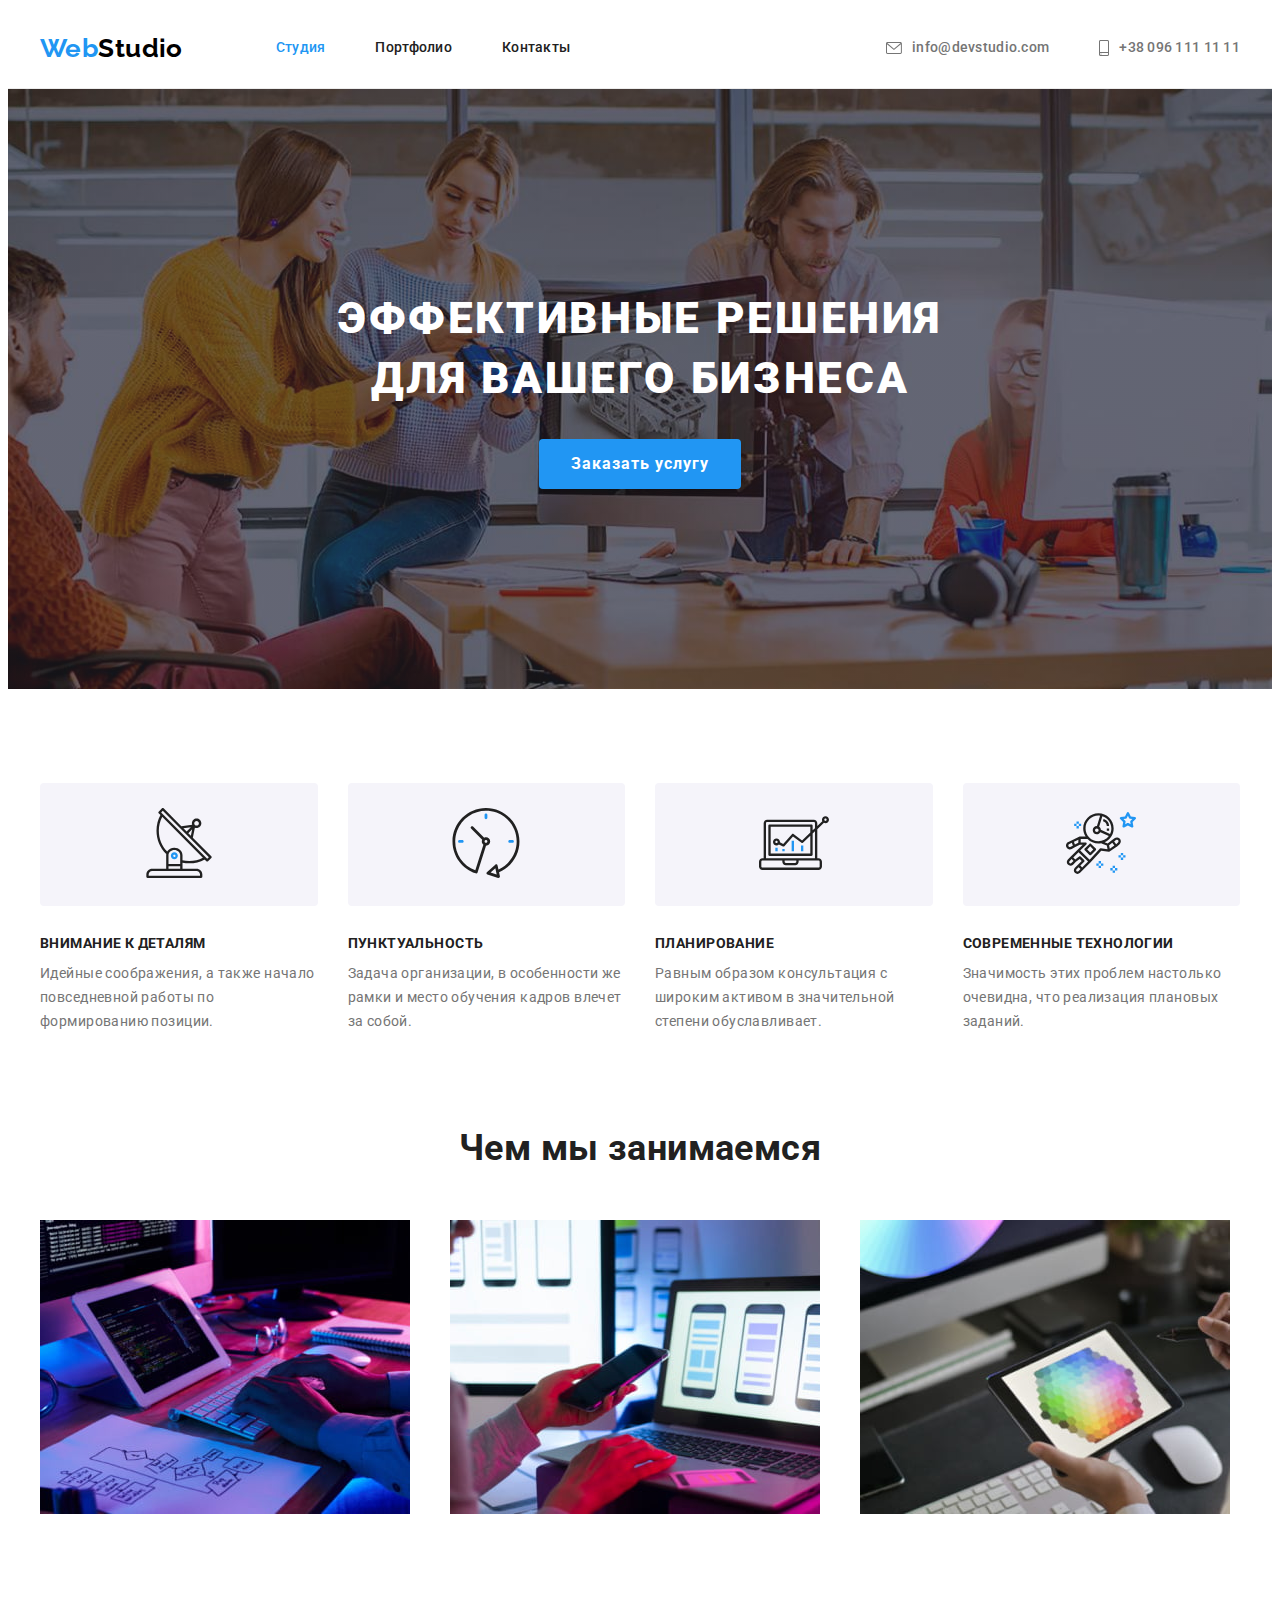
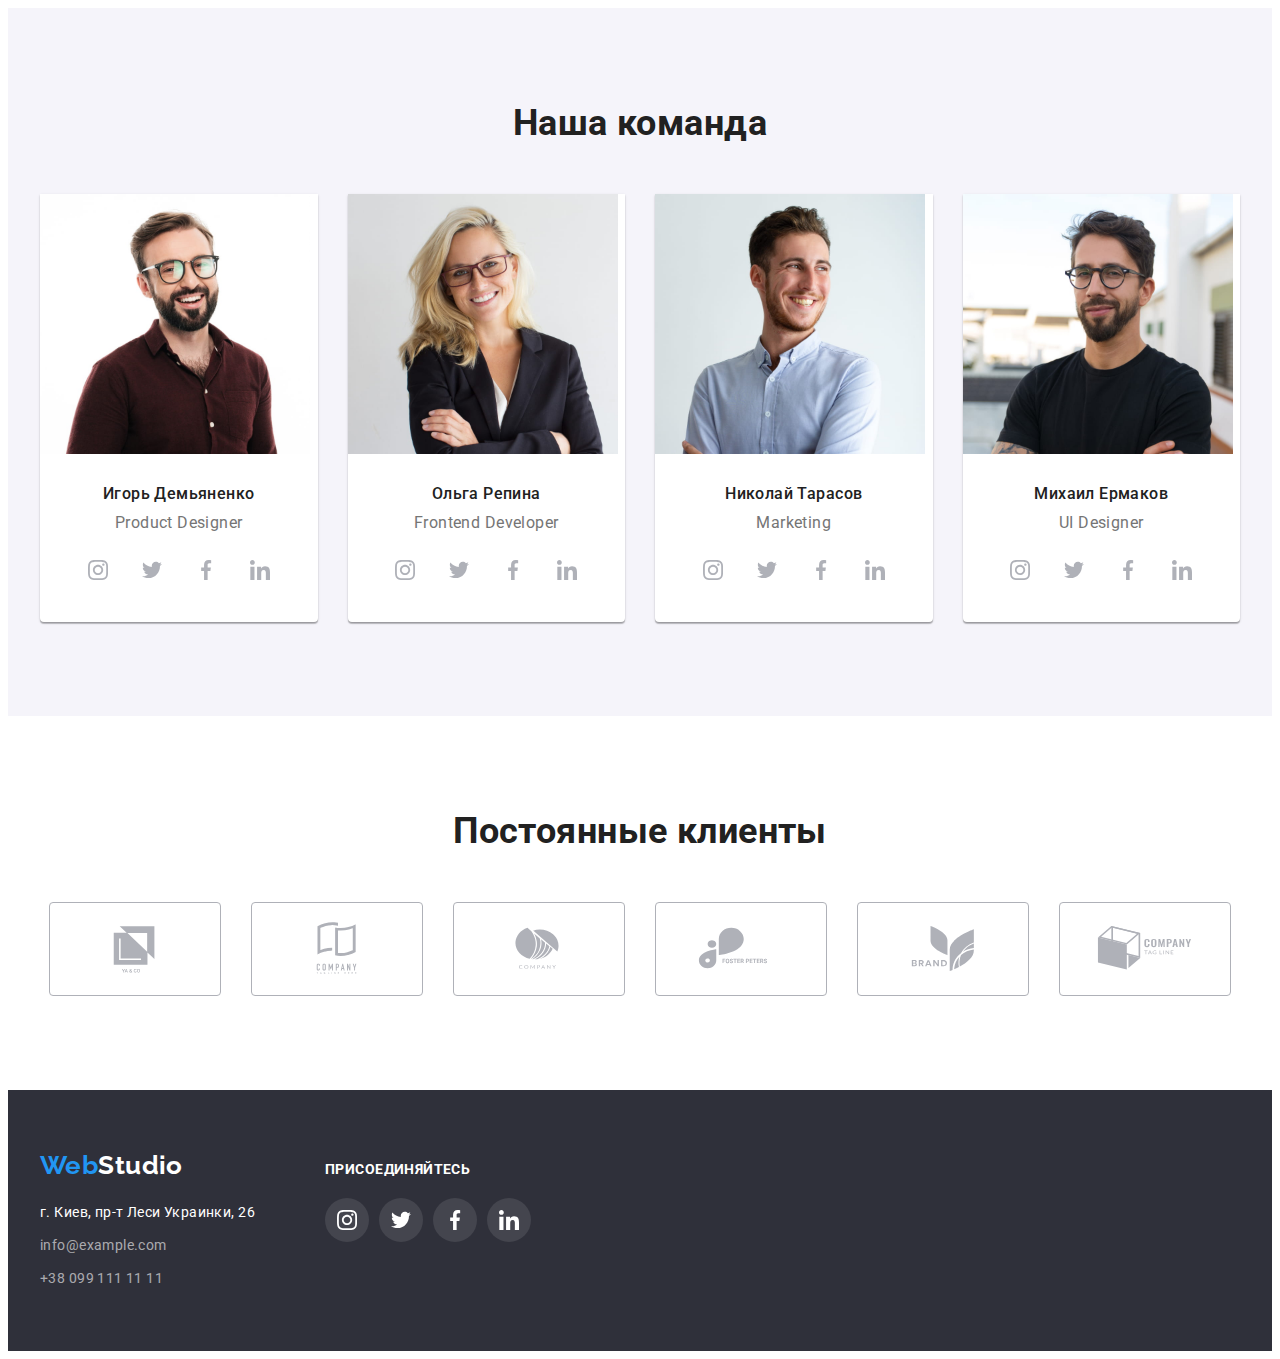
<file: index.html>
<!doctype html>
<html lang="ru">

<head>
  <meta charset="utf-8">
  <meta name="viewport" content="width=device-width, initial-scale=1.0">
  <title>WebStudio</title>
  <link rel="preconnect" href="https://fonts.googleapis.com">
  <link rel="preconnect" href="https://fonts.gstatic.com" crossorigin>
  <link href="https://fonts.googleapis.com/css2?family=Raleway:wght@700&family=Roboto:wght@400;500;700;900&display=swap" rel="stylesheet">
  <link rel="stylesheet" href="https://cdnjs.cloudflare.com/ajax/libs/modern-normalize/1.1.0/modern-normalize.min.css" integrity="sha512-wpPYUAdjBVSE4KJnH1VR1HeZfpl1ub8YT/NKx4PuQ5NmX2tKuGu6U/JRp5y+Y8XG2tV+wKQpNHVUX03MfMFn9Q==" crossorigin="anonymous" referrerpolicy="no-referrer" />
  <link rel="stylesheet" href="./css/styles.css">
</head>

<body>
  <header class="header">
    <div class="header-flex container">
      <nav class="header-navigation">
        <a class="logo logo-header link" href="./index.html" lang="en">Web<span class="logo-black-part">Studio</span></a>
        <ul class="nav list">
          <li class="nav-item">
            <a class="nav-link link current" href="./index.html">Студия</a>
          </li>
          <li class="nav-item">
            <a class="nav-link link" href="./portfolio.html">Портфолио</a>
          </li>
          <li class="nav-item">
            <a class="nav-link link" href="">Контакты</a>
          </li>
        </ul>
      </nav>
      <ul class="contacts list">
        <li class="contacts-item">
          <a class="contacts-link link" href="mailto:info@devstudio.com">
            <svg width="16" height="12" class="header-icon">
              <use href="./images/icons.svg#icon-envelope"></use>
            </svg>
            info@devstudio.com
          </a>
        </li>
        <li class="contacts-item">
          <a class="contacts-link link" href="tel:+380961111111">
            <svg width="10" height="16" class="header-icon">
              <use href="./images/icons.svg#icon-smartphone"></use>
            </svg>
            +38 096 111 11 11
          </a>
        </li>
      </ul>
    </div>
  </header>
  <main>
    <section class="hero">
      <div class="container">
        <h1 class="hero-title">Эффективные решения для вашего бизнеса</h1>
        <button class="btn hero-btn" type="button">Заказать услугу</button>
      </div>
    </section>
    <section class="section padding-bottom-none">
      <div class="container">
        <h2 class="visually-hidden">Особенности</h2>
        <ul class="features list">
          <li class="features-item">
            <div class="features-icon">
              <svg width="70" height="70">
                <use href="./images/icons.svg#icon-features-1"></use>
              </svg>
            </div>
            <h3 class="features-subtitle">Внимание к деталям</h3>
            <p class="features-text">Идейные соображения, а также начало повседневной работы по формированию позиции.</p>
          </li>
          <li class="features-item">
            <div class="features-icon">
              <svg width="70" height="70">
                <use href="./images/icons.svg#icon-features-2"></use>
              </svg>
            </div>
            <h3 class="features-subtitle">Пунктуальность</h3>
            <p class="features-text">Задача организации, в особенности же рамки и место обучения кадров влечет за собой.</p>
          </li>
          <li class="features-item">
            <div class="features-icon">
              <svg width="70" height="70">
                <use href="./images/icons.svg#icon-features-3"></use>
              </svg>
            </div>
            <h3 class="features-subtitle">Планирование</h3>
            <p class="features-text">Равным образом консультация с широким активом в значительной степени обуславливает.</p>
          </li>
          <li class="features-item">
            <div class="features-icon">
              <svg width="70" height="70">
                <use href="./images/icons.svg#icon-features-4"></use>
              </svg>
            </div>
            <h3 class="features-subtitle">Современные технологии</h3>
            <p class="features-text">Значимость этих проблем настолько очевидна, что реализация плановых заданий.</p>
          </li>
        </ul>
      </div>
    </section>
    <section class="section">
      <div class="container">
        <h2 class="examples-title">Чем мы занимаемся</h2>
        <ul class="examples list">
          <li class="examples-item"><img src="./images/img-1.jpg" alt="Код на экране планшета" width="370" height="294"></li>
          <li class="examples-item"><img src="./images/img-2.jpg" alt="Три разных макета мобильного сайта на экране ноутбука" width="370" height="294"></li>
          <li class="examples-item"><img src="./images/img-3.jpg" alt="Цветовая гамма на экране планшета" width="370" height="294"></li>
        </ul>
      </div>
    </section>
    <section class="team section">
      <div class="container">
        <h2 class="team-title">Наша команда</h2>
        <ul class="team-list list">
          <li class="team-item">
            <img src="./images/specialist-1.jpg" alt="Фото Игоря Демьяненко" width="270" height="260">
            <div class="team-content">
              <h3 class="team-subtitle">Игорь Демьяненко</h3>
              <p class="team-text" lang="en">Product Designer</p>
              <ul class="social-media list">
                <li class="social-media-item">
                  <a href="https://www.instagram.com/" class="social-media-link">
                  <svg width="20" height="20" class="social-media-logo">
                    <use href="./images/icons.svg#icon-instagram"></use>
                  </svg>
                  </a>
                </li>
                <li class="social-media-item">
                  <a href="https://www.twitter.com/" class="social-media-link">
                    <svg width="20" height="20" class="social-media-logo">
                      <use href="./images/icons.svg#icon-twitter"></use>
                    </svg>
                  </a>
                </li>
                <li class="social-media-item">
                  <a href="https://www.facebook.com/" class="social-media-link">
                    <svg width="20" height="20" class="social-media-logo">
                      <use href="./images/icons.svg#icon-facebook"></use>
                    </svg>
                  </a>
                </li>
                <li class="social-media-item">
                  <a href="https://www.linkedin.com/" class="social-media-link">
                    <svg width="20" height="20" class="social-media-logo">
                      <use href="./images/icons.svg#icon-linkedin"></use>
                    </svg>
                  </a>
                </li>
              </ul>
            </div>
          </li>
          <li class="team-item">
            <img src="./images/specialist-2.jpg" alt="Фото Ольги Репиной" width="270" height="260">
            <div class="team-content">
              <h3 class="team-subtitle">Ольга Репина</h3>
              <p class="team-text" lang="en">Frontend Developer</p>
              <ul class="social-media list">
                <li class="social-media-item">
                  <a href="https://www.instagram.com/" class="social-media-link">
                    <svg width="20" height="20" class="social-media-logo">
                      <use href="./images/icons.svg#icon-instagram"></use>
                    </svg>
                  </a>
                </li>
                <li class="social-media-item">
                  <a href="https://www.twitter.com/" class="social-media-link">
                    <svg width="20" height="20" class="social-media-logo">
                      <use href="./images/icons.svg#icon-twitter"></use>
                    </svg>
                  </a>
                </li>
                <li class="social-media-item">
                  <a href="https://www.facebook.com/" class="social-media-link">
                    <svg width="20" height="20" class="social-media-logo">
                      <use href="./images/icons.svg#icon-facebook"></use>
                    </svg>
                  </a>
                </li>
                <li class="social-media-item">
                  <a href="https://www.linkedin.com/" class="social-media-link">
                    <svg width="20" height="20" class="social-media-logo">
                      <use href="./images/icons.svg#icon-linkedin"></use>
                    </svg>
                  </a>
                </li>
              </ul>
            </div>
          </li>
          <li class="team-item">
            <img src="./images/specialist-3.jpg" alt="Фото Николая Тарасова" width="270" height="260">
            <div class="team-content">
              <h3 class="team-subtitle">Николай Тарасов</h3>
              <p class="team-text" lang="en">Marketing</p>
              <ul class="social-media list">
                <li class="social-media-item">
                  <a href="https://www.instagram.com/" class="social-media-link">
                    <svg width="20" height="20" class="social-media-logo">
                      <use href="./images/icons.svg#icon-instagram"></use>
                    </svg>
                  </a>
                </li>
                <li class="social-media-item">
                  <a href="https://www.twitter.com/" class="social-media-link">
                    <svg width="20" height="20" class="social-media-logo">
                      <use href="./images/icons.svg#icon-twitter"></use>
                    </svg>
                  </a>
                </li>
                <li class="social-media-item">
                  <a href="https://www.facebook.com/" class="social-media-link">
                    <svg width="20" height="20" class="social-media-logo">
                      <use href="./images/icons.svg#icon-facebook"></use>
                    </svg>
                  </a>
                </li>
                <li class="social-media-item">
                  <a href="https://www.linkedin.com/" class="social-media-link">
                    <svg width="20" height="20" class="social-media-logo">
                      <use href="./images/icons.svg#icon-linkedin"></use>
                    </svg>
                  </a>
                </li>
              </ul>
            </div>
          </li>
          <li class="team-item">
            <img src="./images/specialist-4.jpg" alt="Фото Михаила Ермакова" width="270" height="260">
            <div class="team-content">         
              <h3 class="team-subtitle">Михаил Ермаков</h3>
              <p class="team-text" lang="en">UI Designer</p>
              <ul class="social-media list">
                <li class="social-media-item">
                  <a href="https://www.instagram.com/" class="social-media-link">
                    <svg width="20" height="20" class="social-media-logo">
                      <use href="./images/icons.svg#icon-instagram"></use>
                    </svg>
                  </a>
                </li>
                <li class="social-media-item">
                  <a href="https://www.twitter.com/" class="social-media-link">
                    <svg width="20" height="20" class="social-media-logo">
                      <use href="./images/icons.svg#icon-twitter"></use>
                    </svg>
                  </a>
                </li>
                <li class="social-media-item">
                  <a href="https://www.facebook.com/" class="social-media-link">
                    <svg width="20" height="20" class="social-media-logo">
                      <use href="./images/icons.svg#icon-facebook"></use>
                    </svg>
                  </a>
                </li>
                <li class="social-media-item">
                  <a href="https://www.linkedin.com/" class="social-media-link">
                    <svg width="20" height="20" class="social-media-logo">
                      <use href="./images/icons.svg#icon-linkedin"></use>
                    </svg>
                  </a>
                </li>
              </ul>
            </div>
          </li>
        </ul>
      </div>
    </section>
    <section class="section">
      <div class="container">
        <h2 class="clients-title">Постоянные клиенты</h2>
        <ul class="clients-list list">
          <li class="clients-item">
            <a href="" class="clients-link">
              <svg width="106" height="60" class="client-logo">
                <use href="./images/icons.svg#icon-client-logo-1"></use>
              </svg>
            </a>
          </li>
          <li class="clients-item">
            <a href="" class="clients-link">
              <svg width="106" height="60" class="client-logo">
                <use href="./images/icons.svg#icon-client-logo-2"></use>
              </svg>
            </a>
          </li>
          <li class="clients-item">
            <a href="" class="clients-link">
              <svg width="106" height="60" class="client-logo">
                <use href="./images/icons.svg#icon-client-logo-3"></use>
              </svg>
            </a>
          </li>
          <li class="clients-item">
            <a href="" class="clients-link">
              <svg width="106" height="60" class="client-logo">
                <use href="./images/icons.svg#icon-client-logo-4"></use>
              </svg>
            </a>
          </li>
          <li class="clients-item">
            <a href="" class="clients-link">
              <svg width="106" height="60" class="client-logo">
                <use href="./images/icons.svg#icon-client-logo-5"></use>
              </svg>
            </a>
          </li>
          <li class="clients-item">
            <a href="" class="clients-link">
              <svg width="106" height="60" class="client-logo">
                <use href="./images/icons.svg#icon-client-logo-6"></use>
              </svg>
            </a>
          </li>
        </ul>
      </div>
    </section>
  </main>
  <footer class="footer">
    <div class="container footer-flex">
      <div class="footer-left-box">
        <a class="logo logo-footer link" href="./index.html" lang="en">Web<span class="logo-white-part">Studio</span></a>
        <address class="footer-contacts">
          <p class="address">г. Киев, пр-т Леси Украинки, 26</p>
          <ul class="list">
            <li class="footer-contacts-item">
              <a class="footer-contacts-link link" href="mailto:info@example.com">info@example.com</a>
            </li>
            <li class="footer-contacts-item">
              <a class="footer-contacts-link link" href="tel:+380991111111">+38 099 111 11 11</a>
            </li>
          </ul>
        </address>
      </div>
      
      <div>
        <h2 class="footer-title">присоединяйтесь</h2>
        <ul class="social-media list">
          <li class="social-media-item">
            <a href="https://www.instagram.com/" class="social-media-link smlink-footer">
              <svg width="20" height="20" class="smlogo-footer">
                <use href="./images/icons.svg#icon-instagram"></use>
              </svg>
            </a>
          </li>
          <li class="social-media-item">
            <a href="https://www.twitter.com/" class="social-media-link smlink-footer">
              <svg width="20" height="20" class="smlogo-footer">
                <use href="./images/icons.svg#icon-twitter"></use>
              </svg>
            </a>
          </li>
          <li class="social-media-item">
            <a href="https://www.facebook.com/" class="social-media-link smlink-footer">
              <svg width="20" height="20" class="smlogo-footer">
                <use href="./images/icons.svg#icon-facebook"></use>
              </svg>
            </a>
          </li>
          <li class="social-media-item">
            <a href="https://www.linkedin.com/" class="social-media-link smlink-footer">
              <svg width="20" height="20" class="smlogo-footer">
                <use href="./images/icons.svg#icon-linkedin"></use>
              </svg>
            </a>
          </li>
        </ul>
      </div>
    </div>
  </footer>
</body>

</html>
</file>
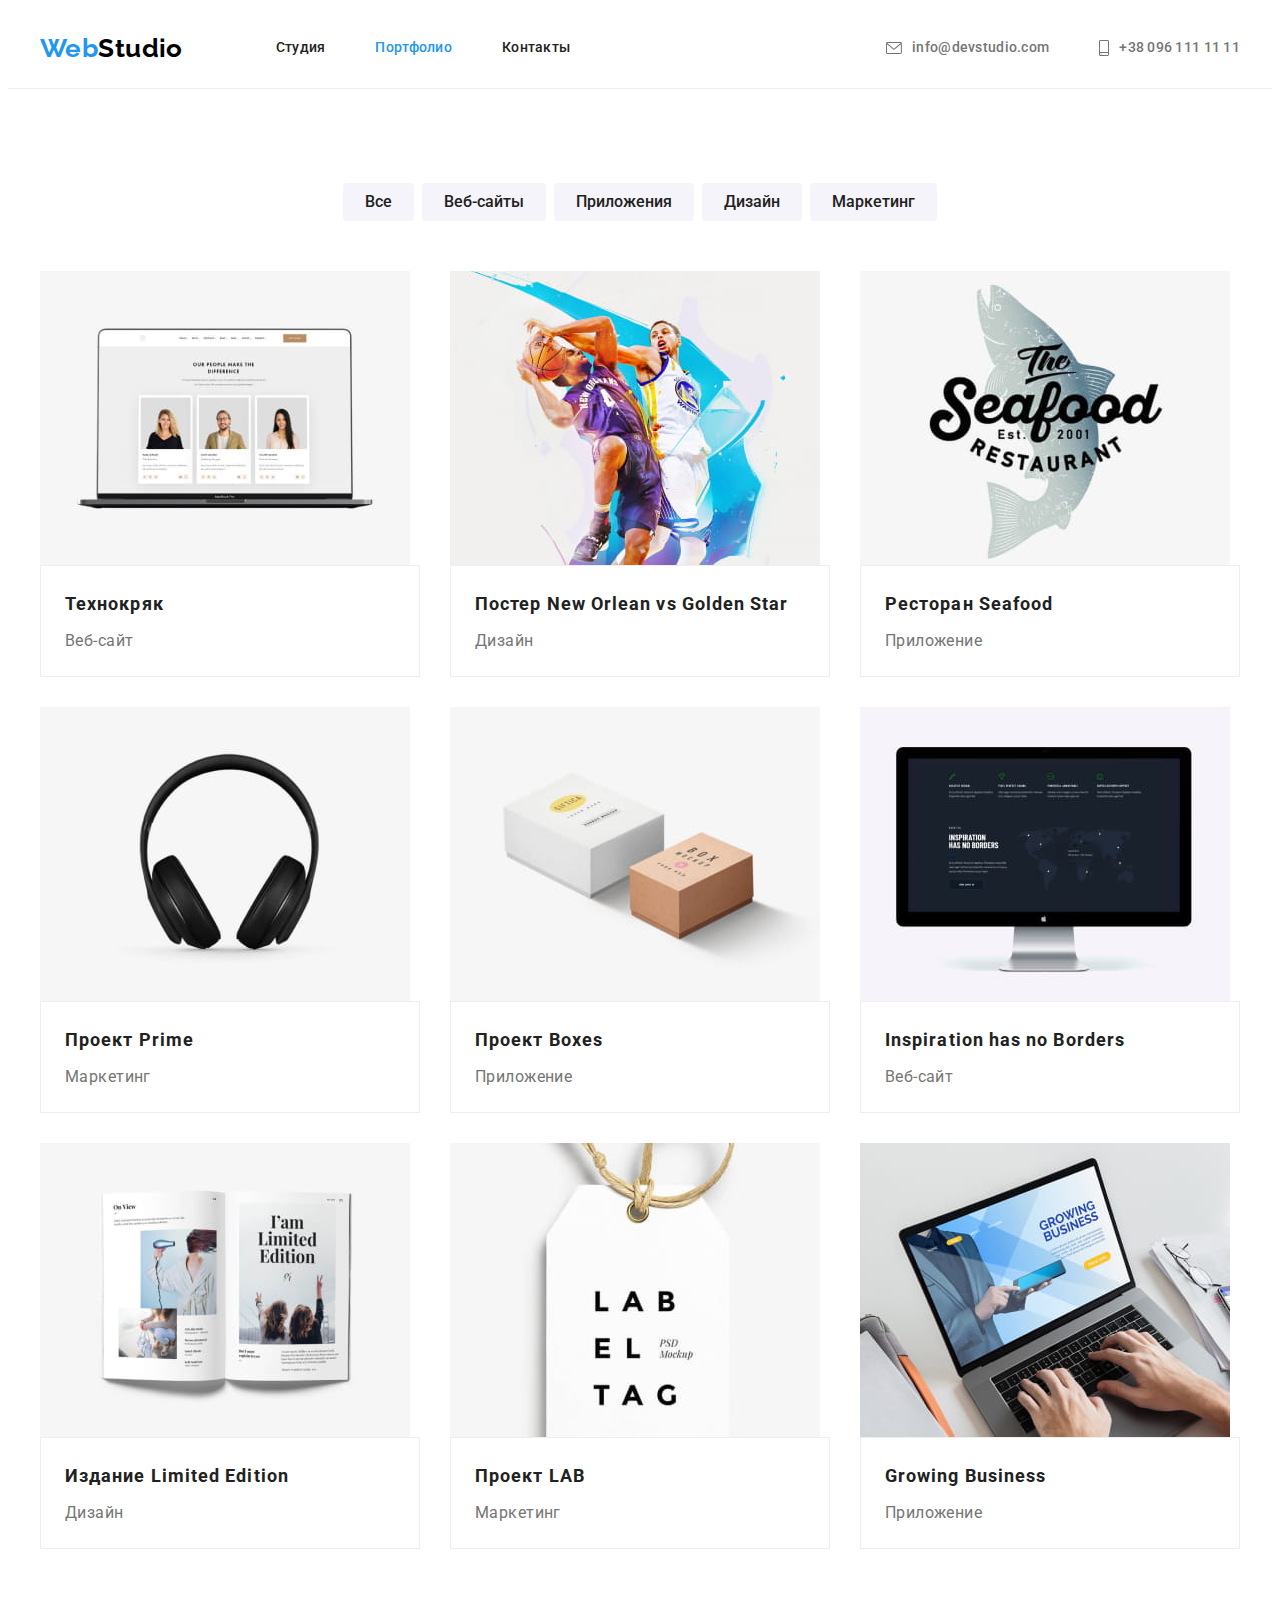
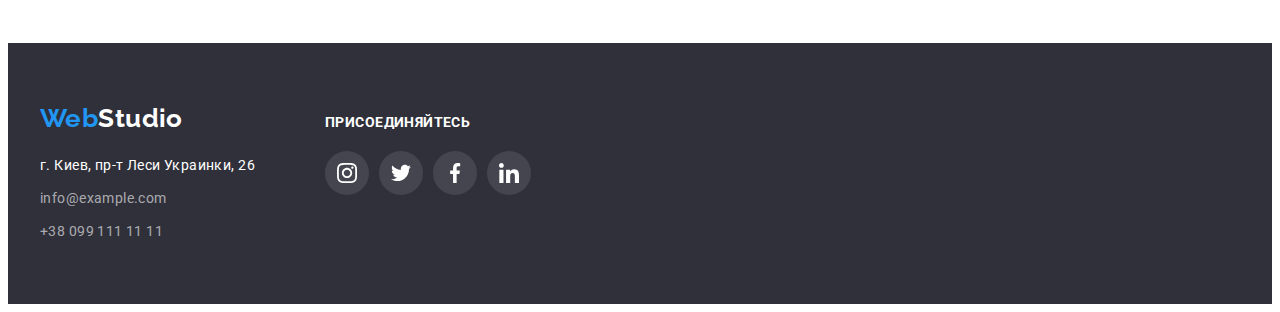
<file: portfolio.html>
<!doctype html>
<html lang="ru">

<head>
  <meta charset="utf-8">
  <meta name="viewport" content="width=device-width, initial-scale=1.0">
  <title>WebStudio</title>
  <link rel="preconnect" href="https://fonts.googleapis.com">
  <link rel="preconnect" href="https://fonts.gstatic.com" crossorigin>
  <link href="https://fonts.googleapis.com/css2?family=Raleway:wght@700&family=Roboto:wght@400;500;700;900&display=swap" rel="stylesheet">
  <link rel="stylesheet" href="https://cdnjs.cloudflare.com/ajax/libs/modern-normalize/1.1.0/modern-normalize.min.css" integrity="sha512-wpPYUAdjBVSE4KJnH1VR1HeZfpl1ub8YT/NKx4PuQ5NmX2tKuGu6U/JRp5y+Y8XG2tV+wKQpNHVUX03MfMFn9Q==" crossorigin="anonymous" referrerpolicy="no-referrer" />
  <link rel="stylesheet" href="./css/styles.css">
</head>

<body>
  <header class="header">
    <div class="header-flex container">
      <nav class="header-navigation">
        <a class="logo logo-header link" href="./index.html" lang="en">Web<span class="logo-black-part">Studio</span></a>
        <ul class="nav list">
          <li class="nav-item">
            <a class="nav-link link" href="./index.html">Студия</a>
          </li>
          <li class="nav-item">
            <a class="nav-link link current" href="./portfolio.html">Портфолио</a>
          </li>
          <li class="nav-item">
            <a class="nav-link link" href="">Контакты</a>
          </li>
        </ul>
      </nav>
      <ul class="contacts list">
        <li class="contacts-item">
          <a class="contacts-link link" href="mailto:info@devstudio.com">
            <svg width="16" height="12" class="header-icon">
              <use href="./images/icons.svg#icon-envelope"></use>
            </svg>
            info@devstudio.com
          </a>
        </li>
        <li class="contacts-item">
          <a class="contacts-link link" href="tel:+380961111111">
            <svg width="10" height="16" class="header-icon">
              <use href="./images/icons.svg#icon-smartphone"></use>
            </svg>
            +38 096 111 11 11
          </a>
        </li>
      </ul>
    </div>
  </header>
  <main>
    <section class="section">
      <div class="container">
        <h1 class="visually-hidden">Портфолио</h1>
        <ul class="portfolio-btn-list list">
          <li class="portfolio-btn-item"><button class="btn portfolio-btn" type="button">Все</button></li>
          <li class="portfolio-btn-item"><button class="btn portfolio-btn" type="button">Веб-сайты</button></li>
          <li class="portfolio-btn-item"><button class="btn portfolio-btn" type="button">Приложения</button></li>
          <li class="portfolio-btn-item"><button class="btn portfolio-btn" type="button">Дизайн</button></li>
          <li class="portfolio-btn-item"><button class="btn portfolio-btn" type="button">Маркетинг</button></li>
        </ul>
        <ul class="portfolio-list list">
          <li class="portfolio-item">
            <img src="./images/portfolio-1.jpg" alt="Пример веб-сайта" width="370" height="294">
            <div class="portfolio-item-content">
              <h2 class="portfolio-subtitle">Технокряк</h2>
              <p class="portfolio-text">Веб-сайт</p>
            </div>
          </li>
          <li class="portfolio-item">
            <img src="./images/portfolio-2.jpg" alt="Постер" width="370" height="294">
            <div class="portfolio-item-content">
              <h2 class="portfolio-subtitle">Постер <span lang="en">New Orlean vs Golden Star</span></h2>
              <p class="portfolio-text">Дизайн</p>
            </div>
          </li>
          <li class="portfolio-item">
            <img src="./images/portfolio-3.jpg" alt="Логотип ресторана" width="370" height="294">
            <div class="portfolio-item-content">
              <h2 class="portfolio-subtitle">Ресторан <span lang="en">Seafood</span></h2>
              <p class="portfolio-text">Приложение</p>
            </div>
          </li>
          <li class="portfolio-item">
            <img src="./images/portfolio-4.jpg" alt="Наушники" width="370" height="294">
            <div class="portfolio-item-content">
              <h2 class="portfolio-subtitle">Проект <span lang="en">Prime</span></h2>
              <p class="portfolio-text">Маркетинг</p>
            </div>
          </li>
          <li class="portfolio-item">
            <img src="./images/portfolio-5.jpg" alt="Коробки" width="370" height="294">
            <div class="portfolio-item-content">
              <h2 class="portfolio-subtitle">Проект <span lang="en">Boxes</span></h2>
              <p class="portfolio-text">Приложение</p>
            </div>
          </li>
          <li class="portfolio-item">
            <img src="./images/portfolio-6.jpg" alt="Пример веб-сайта" width="370" height="294">
            <div class="portfolio-item-content">
              <h2 class="portfolio-subtitle" lang="en">Inspiration has no Borders</h2>
              <p class="portfolio-text">Веб-сайт</p>
            </div>
          </li>
          <li class="portfolio-item">
            <img src="./images/portfolio-7.jpg" alt="Журнал" width="370" height="294">
            <div class="portfolio-item-content">
              <h2 class="portfolio-subtitle">Издание <span lang="en">Limited Edition</span></h2>
              <p class="portfolio-text">Дизайн</p>
            </div>
          </li>
          <li class="portfolio-item">
            <img src="./images/portfolio-8.jpg" alt="Этикетка с логотипом" width="370" height="294">
            <div class="portfolio-item-content">
              <h2 class="portfolio-subtitle">Проект <span lang="en">LAB</span></h2>
              <p class="portfolio-text">Маркетинг</p>
            </div>
          </li>
          <li class="portfolio-item">
            <img src="./images/portfolio-9.jpg" alt="Демонстрация приложения" width="370" height="294">
            <div class="portfolio-item-content">
              <h2 class="portfolio-subtitle" lang="en">Growing Business</h2>
              <p class="portfolio-text">Приложение</p>
            </div>
          </li>
        </ul>
      </div>
    </section>
  </main>
  <footer class="footer">
    <div class="container footer-flex">
      <div class="footer-left-box">
        <a class="logo logo-footer link" href="./index.html" lang="en">Web<span class="logo-white-part">Studio</span></a>
        <address class="footer-contacts">
          <p class="address">г. Киев, пр-т Леси Украинки, 26</p>
          <ul class="list">
            <li class="footer-contacts-item">
              <a class="footer-contacts-link link" href="mailto:info@example.com">info@example.com</a>
            </li>
            <li class="footer-contacts-item">
              <a class="footer-contacts-link link" href="tel:+380991111111">+38 099 111 11 11</a>
            </li>
          </ul>
        </address>
      </div>
  
      <div>
        <h2 class="footer-title">присоединяйтесь</h2>
        <ul class="social-media list">
          <li class="social-media-item">
            <a href="https://www.instagram.com/" class="social-media-link smlink-footer">
              <svg width="20" height="20" class="smlogo-footer">
                <use href="./images/icons.svg#icon-instagram"></use>
              </svg>
            </a>
          </li>
          <li class="social-media-item">
            <a href="https://www.twitter.com/" class="social-media-link smlink-footer">
              <svg width="20" height="20" class="smlogo-footer">
                <use href="./images/icons.svg#icon-twitter"></use>
              </svg>
            </a>
          </li>
          <li class="social-media-item">
            <a href="https://www.facebook.com/" class="social-media-link smlink-footer">
              <svg width="20" height="20" class="smlogo-footer">
                <use href="./images/icons.svg#icon-facebook"></use>
              </svg>
            </a>
          </li>
          <li class="social-media-item">
            <a href="https://www.linkedin.com/" class="social-media-link smlink-footer">
              <svg width="20" height="20" class="smlogo-footer">
                <use href="./images/icons.svg#icon-linkedin"></use>
              </svg>
            </a>
          </li>
        </ul>
      </div>
    </div>
  </footer>
</body>

</html>
</file>
<file: css/styles.css>
:root {
  --primary-color: #757575;
  --title-color: #212121;
  --accent-color: #2196f3;
}

body {
  font-family: Roboto, sans-serif;
  font-size: 14px;
  color: var(--primary-color);
  letter-spacing: 0.03em;
}

p,
h1,
h2,
h3,
h4,
h5,
h6 {
  margin: 0;
}

ul {
  margin: 0;
  padding-left: 0;
}

img {
  display: block;
}

.link {
  text-decoration: none;
}

.link:hover,
.link:focus {
  color: var(--accent-color);
  outline: none;
}

.link:hover .header-icon,
.link:focus .header-icon {
  fill: var(--accent-color);
}

.list {
  list-style: none;
}

.btn {
  font-family: inherit;
  font-size: 16px;

  cursor: pointer;
  border: none;
  border-radius: 4px;
}

.container {
  width: 1200px;
  margin: 0 auto;
  padding-left: 15px;
  padding-right: 15px;
}

.section {
  padding-top: 94px;
  padding-bottom: 94px;
}

.visually-hidden {
  position: absolute !important;
  clip: rect(1px 1px 1px 1px);
  clip: rect(1px, 1px, 1px, 1px);
  padding: 0 !important;
  border: 0 !important;
  height: 1px !important;
  width: 1px !important;
  overflow: hidden;
}

/* Header */

.header {
  border-bottom: 1px solid #ececec;
}

.header-flex {
  display: flex;
}

.header-navigation {
  display: flex;
  align-items: center;
}

.logo {
  font-family: Raleway, sans-serif;
  font-weight: 700;
  font-size: 26px;
  line-height: 1.19;
  color: var(--accent-color);
}

.logo-header {
  margin-right: 93px;
}

.logo-black-part {
  color: #000000;
}

.logo-white-part {
  color: #ffffff;
}

.nav,
.contacts {
  display: flex;

  font-weight: 500;
  line-height: 1.14;
  letter-spacing: 0.02em;
}

.contacts {
  margin-left: auto;
  align-items: center;
}

.nav-item:not(:last-child),
.contacts-item:not(:last-child) {
  margin-right: 50px;
}

.nav-link {
  display: inline-block;
  padding-top: 32px;
  padding-bottom: 32px;

  color: #212121;
}

.contacts-link {
  display: flex;
  align-items: center;

  color: #757575;
}

.current {
  color: var(--accent-color);
}

.header-icon {
  margin-right: 10px;
  fill: var(--primary-color);
}

/* Hero */

.hero {
  padding-top: 200px;
  padding-bottom: 200px;
  background-color: #2f303a;
  background-image: linear-gradient(
      rgba(47, 48, 58, 0.4),
      rgba(47, 48, 58, 0.4)
    ),
    url(../images/background.jpg);
  background-size: cover;
  background-position: center;
  background-repeat: no-repeat;
  max-width: 1600px;
  margin: 0 auto;
}

.hero-title {
  max-width: 696px;
  margin: 0 auto 30px;

  font-weight: 900;
  font-size: 44px;
  line-height: 1.36;
  text-align: center;
  letter-spacing: 0.06em;
  text-transform: uppercase;
  color: #ffffff;
}

.hero-btn {
  display: block;
  padding: 10px 32px;
  margin: 0 auto;

  font-weight: 700;
  line-height: 1.88;
  letter-spacing: 0.06em;
  color: #ffffff;
  background-color: var(--accent-color);
  box-shadow: 0px 4px 4px rgba(0, 0, 0, 0.15);
}

/* Features */

.features {
  display: flex;
  margin-right: -30px;
}

.features-subtitle {
  margin-bottom: 10px;

  font-weight: 700;
  font-size: inherit;
  line-height: 1.14;
  text-transform: uppercase;
  color: var(--title-color);
}

.features-item {
  flex-basis: calc(100% / 4 - 30px);
  margin-right: 30px;
}

.features-text {
  line-height: 1.71;
}

.padding-bottom-none {
  padding-bottom: 0;
}

.features-icon {
  padding-top: 25px;
  padding-bottom: 25px;
  margin-bottom: 30px;
  text-align: center;
  background-color: #f5f4fa;
  border-radius: 4px;
}

/* Examples & Team & Clients */

.examples {
  display: flex;
  margin-right: -30px;
}

.examples-item {
  flex-basis: calc(100% / 3 - 30px);
  margin-right: 30px;
}

.examples-title,
.team-title,
.clients-title {
  margin-bottom: 50px;

  font-weight: 700;
  font-size: 36px;
  line-height: 1.17;
  text-align: center;
  color: var(--title-color);
}

.team {
  background-color: #f5f4fa;
}

.team-list {
  display: flex;
  margin-right: -30px;
}

.team-item {
  flex-basis: calc(100% / 4 - 30px);
  margin-right: 30px;

  background-color: #ffffff;
  box-shadow: 0px 1px 3px rgba(0, 0, 0, 0.12), 0px 1px 1px rgba(0, 0, 0, 0.14),
    0px 2px 1px rgba(0, 0, 0, 0.2);
  border-radius: 0px 0px 4px 4px;
}

.team-content {
  padding: 30px 32px;
}

.team-subtitle {
  margin-bottom: 10px;

  font-weight: 500;
  font-size: 16px;
  line-height: 1.19;
  text-align: center;
  color: var(--title-color);
}

.team-text {
  margin-bottom: 16px;

  font-size: 16px;
  line-height: 1.19;
  text-align: center;
}

.social-media {
  display: flex;
  justify-content: center;
}

.social-media-link {
  display: flex;
  align-items: center;
  justify-content: center;
  width: 44px;
  height: 44px;
  border-radius: 50%;
}

.social-media-link:hover,
.social-media-link:focus {
  background-color: var(--accent-color);
  outline: none;
}

.social-media-link:hover .social-media-logo,
.social-media-link:focus .social-media-logo {
  fill: #ffffff;
}

.social-media-item:not(:last-child) {
  margin-right: 10px;
}

.social-media-logo {
  fill: #afb1b8;
}

.clients-list {
  display: flex;
  justify-content: center;
}

.clients-link {
  display: flex;
  align-items: center;
  justify-content: center;
  width: 170px;
  height: 92px;
  border: 1px solid #afb1b8;
  border-radius: 4px;
}

.client-logo {
  fill: #afb1b8;
}

.clients-link:hover,
.clients-link:focus {
  border: 1px solid var(--accent-color);
  outline: none;
}

.clients-link:hover .client-logo,
.clients-link:focus .client-logo {
  fill: var(--accent-color);
}

.clients-item:not(:last-child) {
  margin-right: 30px;
}

/* Footer */

.footer {
  padding-top: 60px;
  padding-bottom: 60px;
  background-color: #2f303a;
}

.logo-footer {
  display: inline-block;
  margin-bottom: 20px;
}

.footer-contacts {
  font-style: normal;
  line-height: 1.71;
}

.address {
  margin-bottom: 9px;

  color: #ffffff;
}

.footer-contacts-link {
  color: rgba(255, 255, 255, 0.6);
}

.footer-contacts-item:not(:last-child) {
  margin-bottom: 9px;
}

.footer-title {
  margin-top: 12px;
  margin-bottom: 20px;

  font-size: inherit;
  font-weight: 700;
  text-transform: uppercase;
  line-height: 1.14;
  color: #ffffff;
}

.smlink-footer {
  background-color: rgba(255, 255, 255, 0.1);
}

.smlogo-footer {
  fill: #ffffff;
}

.footer-flex {
  display: flex;
}

.footer-left-box {
  margin-right: 70px;
}

/* Portfolio */

.portfolio-btn-list {
  display: flex;
  justify-content: center;
  margin-bottom: 50px;
}

.portfolio-btn-item:not(:last-child) {
  margin-right: 8px;
}

.portfolio-btn {
  padding: 6px 22px;

  font-weight: 500;
  line-height: 1.63;
  color: #212121;
  background-color: #f5f4fa;
}

.portfolio-btn:hover,
.portfolio-btn:focus {
  color: #ffffff;
  background-color: var(--accent-color);
  box-shadow: 0px 3px 1px rgba(0, 0, 0, 0.1), 0px 1px 2px rgba(0, 0, 0, 0.08),
    0px 2px 2px rgba(0, 0, 0, 0.12);
}

.portfolio-list {
  display: flex;
  flex-wrap: wrap;
  margin-right: -30px;
  margin-bottom: -30px;
}

.portfolio-item {
  flex-basis: calc(100% / 3 - 30px);
  margin-right: 30px;
  margin-bottom: 30px;
}

.portfolio-subtitle {
  margin-bottom: 4px;

  font-weight: 700;
  font-size: 18px;
  line-height: 2;
  letter-spacing: 0.06em;
  color: var(--title-color);
}

.portfolio-text {
  font-size: 16px;
  line-height: 1.88;
}

.portfolio-item-content {
  padding: 20px 24px;
  border: 1px solid #eeeeee;
}

.portfolio-item:hover {
  box-shadow: 0px 1px 1px rgba(0, 0, 0, 0.12), 0px 4px 4px rgba(0, 0, 0, 0.06),
    1px 4px 6px rgba(0, 0, 0, 0.16);
}
</file>
